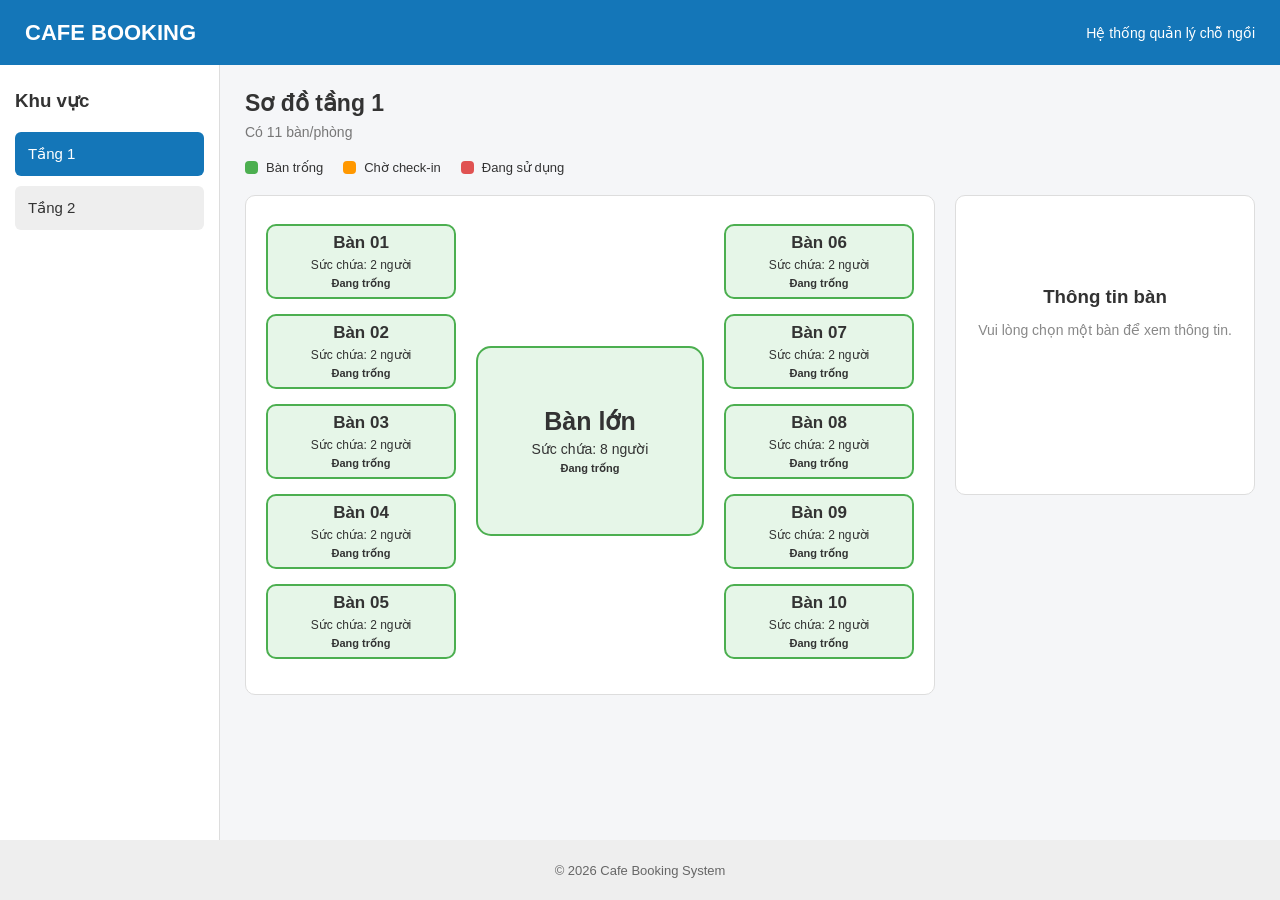
<file: index.html>
<!doctype html>
<html lang="vi">
  <head>
    <meta charset="UTF-8" />
    <meta name="viewport" content="width=device-width, initial-scale=1.0" />
    <title>Quản lý đặt chỗ Cafe</title>
    <link rel="stylesheet" href="css/seats.css" />
  </head>

  <body>
    <!-- HEADER -->
    <header class="header">
      <h2>CAFE BOOKING</h2>
      <span>Hệ thống quản lý chỗ ngồi</span>
    </header>

    <!-- WRAPPER -->
    <div class="wrapper">
      <!-- SIDEBAR -->
      <aside class="sidebar">
        <h3>Khu vực</h3>

        <button class="floor-btn active" data-floor="1">Tầng 1</button>

        <button class="floor-btn" data-floor="2">Tầng 2</button>
      </aside>

      <!-- MAIN CONTENT -->
      <main class="seat-content">
        <!-- TIÊU ĐỀ -->
        <section class="summary">
          <h3 id="floor-title">Sơ đồ tầng 1</h3>
          <p id="floor-summary">Danh sách bàn và phòng</p>
        </section>

        <!-- CHÚ THÍCH TRẠNG THÁI -->
        <section class="legend">
          <div>
            <span class="legend-color available"></span>
            <span>Bàn trống</span>
          </div>

          <div>
            <span class="legend-color waiting"></span>
            <span>Chờ check-in</span>
          </div>

          <div>
            <span class="legend-color occupied"></span>
            <span>Đang sử dụng</span>
          </div>
        </section>

        <!-- KHU VỰC SƠ ĐỒ VÀ THÔNG TIN -->
        <section class="booking-layout">
          <!-- SƠ ĐỒ BÀN -->
          <div class="seat-map" id="seat-map">
            <!-- BỐ CỤC TẦNG 1 -->
            <div class="floor-one-map">
              <!-- CỘT BÀN BÊN TRÁI -->
              <div class="seat-column left-column">
                <!-- JavaScript render bàn tại đây -->
              </div>

              <!-- BÀN LỚN Ở GIỮA -->
              <div class="center-seat">
                <!-- JavaScript render bàn lớn tại đây -->
              </div>

              <!-- CỘT BÀN BÊN PHẢI -->
              <div class="seat-column right-column">
                <!-- JavaScript render bàn tại đây -->
              </div>
            </div>
          </div>

          <!-- THÔNG TIN BÀN -->
          <aside class="seat-detail" id="seat-detail">
            <div class="detail-empty">
              <h3>Thông tin bàn</h3>
              <p>Vui lòng chọn một bàn để xem thông tin.</p>
            </div>
          </aside>
        </section>
      </main>
    </div>

    <!-- TEMPLATE MẪU BÀN -->
    <template id="seat-card-template">
      <div class="seat-card">
        <h4 class="seat-name"></h4>

        <span class="seat-capacity"></span>

        <small class="seat-status"></small>
      </div>
    </template>

    <!-- FOOTER -->
    <footer class="footer">
      <p>© 2026 Cafe Booking System</p>
    </footer>

    <!-- ========================================
         MODAL ĐẶT BÀN 
    ======================================== -->
    <div class="modal-overlay" id="booking-modal">
      <div
        class="modal-content"
        role="dialog"
        aria-modal="true"
        aria-labelledby="modal-title"
      >
        <h3 class="modal-title" id="modal-title">Xác nhận giữ chỗ</h3>
        <p class="modal-table-name" id="selectedTableName"></p>

        <form id="booking-form" onsubmit="handleBookingSubmit(event)">
          <!-- ID bàn được chọn -->
          <input type="hidden" id="selectedTableId" />

          <div class="form-group">
            <label for="customerName">Họ và tên</label>
            <input
              type="text"
              id="customerName"
              name="customerName"
              placeholder="Nguyễn Văn A"
              required
            />
          </div>

          <div class="form-group">
            <label for="customerPhone">Số điện thoại</label>
            <input
              type="tel"
              id="customerPhone"
              name="customerPhone"
              placeholder="0901234567"
              pattern="[0-9]{10}"
              maxlength="10"
              inputmode="numeric"
              title="Số điện thoại gồm đúng 10 chữ số"
              required
            />
          </div>

          <div class="form-group">
            <label for="expectedTime">Giờ dự kiến đến</label>
            <input type="time" id="expectedTime" name="expectedTime" required />
          </div>

          <div class="form-group">
            <label for="packageSelect">Gói giờ học</label>
            <select
              id="packageSelect"
              name="packagePrice"
              onchange="calculateTotal()"
              required
            >
              <option value="">-- Chọn gói giờ học --</option>

              <!-- I. Khách cá nhân -->
              <option value="30000" data-type="individual">
                Cá nhân 3h - 30.000đ
              </option>
              <option value="40000" data-type="individual">
                Cá nhân 4h - 40.000đ
              </option>
              <option value="45000" data-type="individual">
                Cá nhân 5h - 45.000đ
              </option>

              <!-- II. Khách đi theo nhóm (bàn 2 - 4 người) -->
              <option value="75000" data-type="largeTable">
                Nhóm 2h - 75.000đ
              </option>
              <option value="80000" data-type="largeTable">
                Nhóm 4h - 80.000đ
              </option>
              <option value="100000" data-type="largeTable">
                Nhóm 5h - 100.000đ
              </option>
              <option value="79000" data-type="largeTable">
                Nhóm 6h - 79.000đ
              </option>
              <option value="100000" data-type="largeTable">
                Nhóm 7h - 100.000đ
              </option>

              <!-- III. Phòng họp -->
              <option value="200000" data-type="meetingRoom">
                Phòng họp 2h - 200.000đ (kèm nước suối)
              </option>
            </select>
          </div>

          <div class="form-group">
            <label for="drinkSelect">Tùy chọn nước</label>
            <select
              id="drinkSelect"
              name="drinkAddonPrice"
              onchange="calculateTotal()"
            >
              <option value="0">Tự pha - 0đ</option>
              <option value="10000">Nước pha sẵn - cộng thêm 10.000đ</option>
            </select>
            <small class="drink-note" id="drinkNote"></small>
          </div>

          <div class="total-box">
            Tổng thanh toán dự kiến:
            <strong><span id="totalPrice">0</span> VNĐ</strong>
          </div>

          <div class="modal-actions">
            <button type="button" class="btn btn-cancel" onclick="closeModal()">
              Hủy bỏ
            </button>
            <button type="submit" class="btn btn-confirm">
              Xác nhận đặt bàn
            </button>
          </div>
        </form>
      </div>
    </div>

    <!-- JAVASCRIPT -->
    <script src="js/seats.js"></script>
  </body>
</html>
</file>
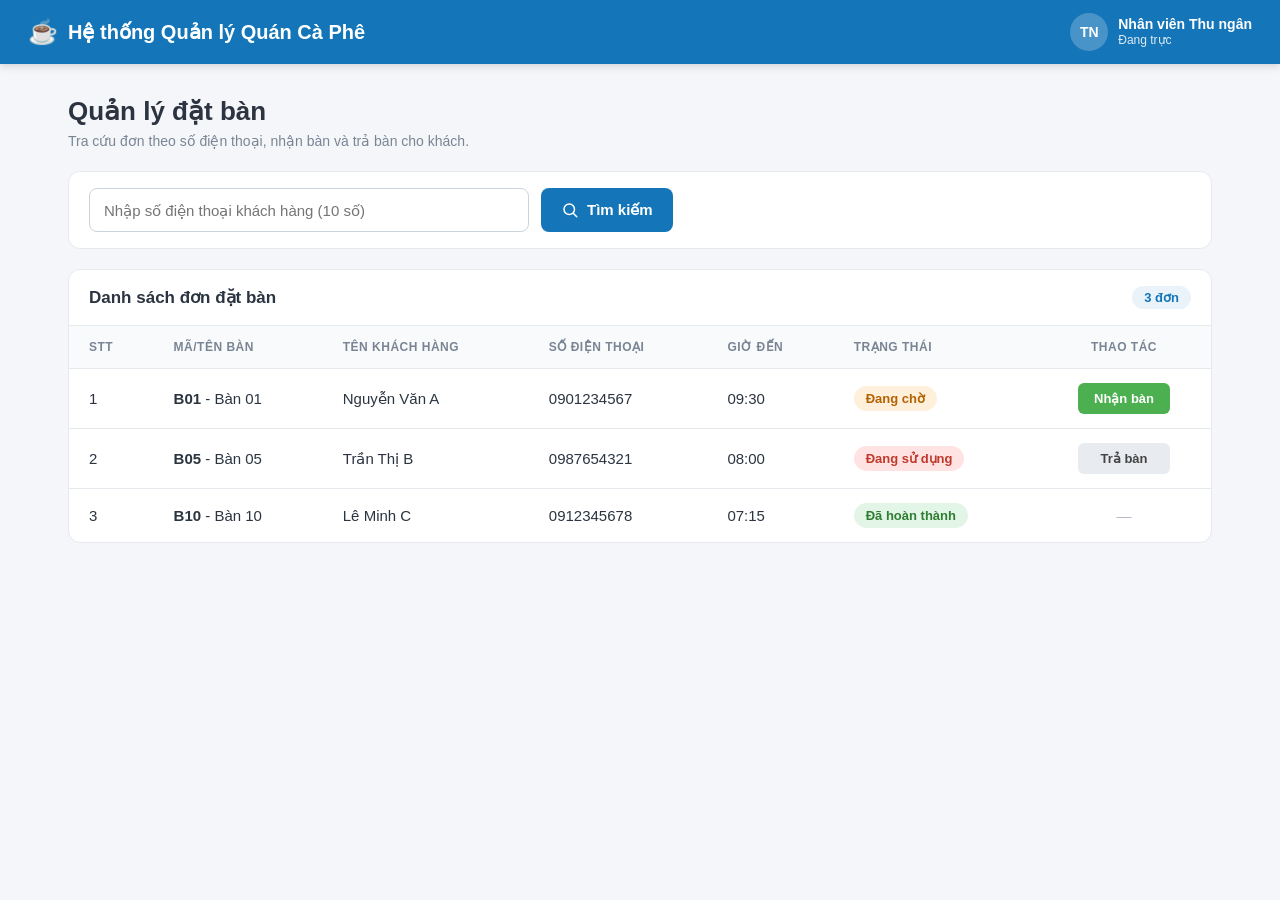
<file: staff.html>
<!doctype html>
<html lang="vi">
  <head>
    <meta charset="UTF-8" />
    <meta name="viewport" content="width=device-width, initial-scale=1.0" />
    <title>Quản lý nhân viên - Cafe Booking</title>
    <link rel="stylesheet" href="css/staff.css" />
  </head>

  <body>
    <!-- ========== NAVBAR ========== -->
    <header class="staff-navbar">
      <div class="navbar-brand">
        <span class="navbar-logo">☕</span>
        <h1>Hệ thống Quản lý Quán Cà Phê</h1>
      </div>

      <div class="navbar-user">
        <span class="user-avatar">TN</span>
        <div class="user-info">
          <strong>Nhân viên Thu ngân</strong>
          <small>Đang trực</small>
        </div>
      </div>
    </header>

    <!-- ========== NỘI DUNG CHÍNH ========== -->
    <main class="staff-main">
      <div class="page-heading">
        <h2>Quản lý đặt bàn</h2>
        <p>Tra cứu đơn theo số điện thoại, nhận bàn và trả bàn cho khách.</p>
      </div>

      <!-- THANH TÌM KIẾM -->
      <section class="toolbar">
        <form class="search-form" role="search">
          <label class="visually-hidden" for="searchPhone"
            >Số điện thoại khách hàng</label
          >

          <input
            type="tel"
            id="searchPhone"
            class="search-input"
            placeholder="Nhập số điện thoại khách hàng (10 số)"
            pattern="[0-9]{10}"
            maxlength="10"
            inputmode="numeric"
          />

          <button type="submit" class="btn-search">
            <svg
              class="icon"
              viewBox="0 0 24 24"
              width="18"
              height="18"
              fill="none"
              stroke="currentColor"
              stroke-width="2"
              stroke-linecap="round"
              stroke-linejoin="round"
              aria-hidden="true"
            >
              <circle cx="11" cy="11" r="7"></circle>
              <line x1="21" y1="21" x2="16.65" y2="16.65"></line>
            </svg>
            <span>Tìm kiếm</span>
          </button>
        </form>
      </section>

      <!-- BẢNG DỮ LIỆU -->
      <section class="table-card">
        <div class="table-card-header">
          <h3>Danh sách đơn đặt bàn</h3>
          <span class="table-count">3 đơn</span>
        </div>

        <div class="table-container">
          <table class="booking-table">
            <thead>
              <tr>
                <th>STT</th>
                <th>Mã/Tên Bàn</th>
                <th>Tên Khách Hàng</th>
                <th>Số Điện Thoại</th>
                <th>Giờ Đến</th>
                <th>Trạng Thái</th>
                <th class="col-action">Thao Tác</th>
              </tr>
            </thead>

            <tbody>
              <!-- Dòng 1: khách chưa đến -->
              <tr>
                <td>1</td>
                <td><strong>B01</strong> - Bàn 01</td>
                <td>Nguyễn Văn A</td>
                <td>0901234567</td>
                <td>09:30</td>
                <td>
                  <span class="status-badge status-waiting">Đang chờ</span>
                </td>
                <td class="col-action">
                  <button type="button" class="btn-action btn-checkin">
                    Nhận bàn
                  </button>
                </td>
              </tr>

              <!-- Dòng 2: khách đang ngồi -->
              <tr>
                <td>2</td>
                <td><strong>B05</strong> - Bàn 05</td>
                <td>Trần Thị B</td>
                <td>0987654321</td>
                <td>08:00</td>
                <td>
                  <span class="status-badge status-occupied">Đang sử dụng</span>
                </td>
                <td class="col-action">
                  <button type="button" class="btn-action btn-checkout">
                    Trả bàn
                  </button>
                </td>
              </tr>

              <!-- Dòng 3: khách đã về -->
              <tr>
                <td>3</td>
                <td><strong>B10</strong> - Bàn 10</td>
                <td>Lê Minh C</td>
                <td>0912345678</td>
                <td>07:15</td>
                <td>
                  <span class="status-badge status-done">Đã hoàn thành</span>
                </td>
                <td class="col-action">
                  <span class="no-action">—</span>
                </td>
              </tr>
            </tbody>
          </table>
        </div>
      </section>
    </main>
  </body>
</html>
</file>
<file: css/seats.css>
/* =========================
   1. RESET & GLOBAL
========================= */

* {
  margin: 0;
  padding: 0;
  box-sizing: border-box;
}

body {
  font-family: Arial, sans-serif;
  background-color: #f5f6f8;
  color: #333;
  min-height: 100vh;
}

/* =========================
   2. HEADER
========================= */

.header {
  height: 65px;
  background-color: #1476b8;
  color: white;

  display: flex;
  align-items: center;
  justify-content: space-between;

  padding: 0 25px;
}

.header h2 {
  font-size: 22px;
}

.header span {
  font-size: 14px;
}

/* =========================
   3. WRAPPER
========================= */

.wrapper {
  display: flex;
  width: 100%;
  min-height: calc(100vh - 125px);
}

/* =========================
   4. SIDEBAR
========================= */

.sidebar {
  width: 220px;
  flex-shrink: 0;

  background-color: #fff;
  padding: 25px 15px;

  border-right: 1px solid #ddd;
}

.sidebar h3 {
  margin-bottom: 20px;
}

.floor-btn {
  width: 100%;
  padding: 13px;
  margin-bottom: 10px;

  border: none;
  border-radius: 6px;

  background-color: #eee;
  color: #333;

  font-size: 15px;
  cursor: pointer;
  text-align: left;
}

.floor-btn:hover {
  background-color: #dceaf5;
}

.floor-btn.active {
  background-color: #1476b8;
  color: white;
}

/* =========================
   5. MAIN CONTENT
========================= */

.seat-content {
  flex: 1;
  min-width: 0;
  padding: 25px;
}

.summary {
  margin-bottom: 20px;
}

.summary h3 {
  font-size: 23px;
  margin-bottom: 7px;
}

.summary p {
  color: #777;
  font-size: 14px;
}

/* =========================
   6. LEGEND
========================= */

.legend {
  display: flex;
  flex-wrap: wrap;
  gap: 20px;
  margin-bottom: 20px;
}

.legend div {
  display: flex;
  align-items: center;
  gap: 8px;
  font-size: 13px;
}

.legend-color {
  width: 13px;
  height: 13px;
  border-radius: 4px;
}

.legend-color.available {
  background-color: #3989d6;
}

.legend-color.waiting {
  background-color: #e9b949;
}

.legend-color.occupied {
  background-color: #e05252;
}

/* =========================
   7. BOOKING LAYOUT
========================= */

.booking-layout {
  display: grid;
  grid-template-columns: minmax(0, 1fr) 300px;
  gap: 20px;
  align-items: start;
}

/* =========================
   8. SEAT MAP
========================= */

.seat-map {
  width: 100%;
  min-width: 0;
  min-height: 500px;

  background-color: white;

  border: 1px solid #ddd;
  border-radius: 10px;

  padding: 20px;
}

/* =========================
   9. SEAT DETAIL
========================= */

.seat-detail {
  min-width: 0;
  min-height: 300px;

  background-color: white;

  border: 1px solid #ddd;
  border-radius: 10px;

  padding: 20px;
  overflow-wrap: anywhere;
}

.detail-empty {
  text-align: center;
  padding-top: 70px;
}

.detail-empty h3 {
  margin-bottom: 12px;
}

.detail-empty p {
  color: #888;
  font-size: 14px;
  line-height: 1.5;
}

/* =========================
   10. FOOTER
========================= */

.footer {
  min-height: 60px;

  background-color: #eee;

  display: flex;
  justify-content: center;
  align-items: center;

  color: #666;
  font-size: 13px;
}

/* =========================
   11. FLOOR ONE MAP
========================= */

.floor-one-map {
  display: grid;

  grid-template-columns: 1fr 1.2fr 1fr;

  gap: 20px;
  min-height: 450px;

  align-items: center;
}

.seat-column {
  display: flex;
  flex-direction: column;
  gap: 15px;
}

/* =========================
   12. SEAT CARD
========================= */

.seat-card {
  width: 100%;
  min-height: 75px;

  border: 2px solid transparent;
  border-radius: 10px;

  display: flex;
  flex-direction: column;

  justify-content: center;
  align-items: center;

  gap: 5px;

  color: #333;

  cursor: pointer;
  transition: 0.2s;
}

.seat-card h4 {
  font-size: 17px;
}

.seat-card span {
  font-size: 12px;
}

.seat-card small {
  font-size: 11px;
  font-weight: bold;
}

/* =========================
   13. SEAT STATUS COLORS
========================= */

/* Bàn đang trống */

.seat-card.available {
  background-color: #e3f1ff;
  border-color: #3989d6;
}

/* Bàn đang chờ check-in */

.seat-card.waiting {
  background-color: #fff4d6;
  border-color: #e9b949;
}

/* Bàn đang sử dụng */

.seat-card.occupied {
  background-color: #ffe3e3;
  border-color: #e05252;
}

/* =========================
   14. SEAT CARD HOVER
========================= */

.seat-card:hover {
  transform: translateY(-3px);

  box-shadow: 0 4px 12px rgba(0, 0, 0, 0.12);
}

/* =========================
   15. LARGE TABLE
========================= */

.center-seat {
  display: flex;
  justify-content: center;
  align-items: center;
}

.seat-card.large-table {
  width: 100%;
  min-height: 190px;
  border-radius: 15px;
}

.seat-card.large-table h4 {
  font-size: 25px;
}

.seat-card.large-table span {
  font-size: 14px;
}

/* =========================
   16. FLOOR TWO MAP
========================= */

.floor-two-map {
  width: 100%;
  min-height: 350px;
  padding: 20px;
}

.meeting-room-list {
  display: grid;

  grid-template-columns: repeat(2, minmax(0, 1fr));

  gap: 20px;
}

.meeting-room {
  min-height: 150px;
  border-radius: 12px;
}

/* =========================
   17. RESPONSIVE - TABLET
========================= */

@media (max-width: 900px) {
  .booking-layout {
    grid-template-columns: 1fr;
  }

  .seat-detail {
    min-height: 200px;
  }
}

/* =========================
   18. RESPONSIVE - SMALL SCREEN
========================= */

@media (max-width: 700px) {
  .floor-one-map {
    grid-template-columns: 1fr 1fr;
    gap: 12px;
  }

  .center-seat {
    grid-column: 1 / -1;
    grid-row: 1;
  }

  .seat-card.large-table {
    min-height: 120px;
  }

  .seat-map {
    padding: 12px;
  }

  .meeting-room-list {
    grid-template-columns: 1fr;
  }
}

/* =========================
   19. RESPONSIVE - MOBILE
========================= */

@media (max-width: 600px) {
  .header {
    padding: 0 15px;
  }

  .header h2 {
    font-size: 18px;
  }

  .header span {
    display: none;
  }

  .wrapper {
    flex-direction: column;
  }

  .sidebar {
    width: 100%;
    padding: 15px;

    border-right: none;
    border-bottom: 1px solid #ddd;
  }

  .floor-btn {
    width: auto;
    min-width: 100px;
    margin-right: 8px;
  }

  .seat-content {
    padding: 15px;
  }

  .meeting-room-list {
    grid-template-columns: 1fr;
  }
}

/* =========================
   20. MODAL ĐẶT BÀN
========================= */

.modal-overlay {
  display: none; /* JS đổi thành flex khi mở */
  position: fixed;
  top: 0;
  left: 0;
  width: 100%;
  height: 100%;

  background-color: rgba(0, 0, 0, 0.6);
  z-index: 9999;

  justify-content: center;
  align-items: center;

  padding: 15px;
}

.modal-content {
  width: 100%;
  max-width: 440px;
  max-height: 92vh;
  overflow-y: auto;

  background-color: #fff;
  border-radius: 12px;
  padding: 24px;

  box-shadow: 0 10px 30px rgba(0, 0, 0, 0.25);

  animation: slideDown 0.3s ease-out;
}

@keyframes slideDown {
  from {
    opacity: 0;
    transform: translateY(-40px);
  }

  to {
    opacity: 1;
    transform: translateY(0);
  }
}

.modal-title {
  font-size: 21px;
  margin-bottom: 6px;
}

.modal-table-name {
  font-size: 16px;
  font-weight: bold;
  color: #1476b8;
  margin-bottom: 18px;
}

/* ---- Form ---- */

.form-group {
  margin-bottom: 14px;
}

.form-group label {
  display: block;
  margin-bottom: 6px;

  font-size: 14px;
  font-weight: bold;
  color: #444;
}

.form-group input,
.form-group select {
  width: 100%;
  padding: 10px 12px;

  border: 1px solid #ccc;
  border-radius: 6px;

  background-color: #fff;
  font-size: 15px;
  font-family: inherit;
  color: #333;
}

.form-group input:focus,
.form-group select:focus {
  outline: none;
  border-color: #1476b8;
  box-shadow: 0 0 0 3px rgba(20, 118, 184, 0.15);
}

.form-group input[type="text"]:invalid:not(:placeholder-shown),
.form-group input[type="tel"]:invalid:not(:placeholder-shown) {
  border-color: #e05252;
}

/* ---- Tổng tiền ---- */

.total-box {
  margin: 18px 0;
  padding: 12px 14px;

  background-color: #f1f8f1;
  border: 1px dashed #4caf50;
  border-radius: 8px;

  font-size: 15px;
}

.total-box strong {
  color: #2e7d32;
  font-size: 18px;
}

/* ---- Nút bấm ---- */

.modal-actions {
  display: flex;
  gap: 10px;
}

.btn {
  flex: 1;
  padding: 12px;

  border: none;
  border-radius: 6px;

  font-size: 15px;
  font-weight: bold;
  cursor: pointer;

  transition: 0.2s;
}

.btn-confirm {
  background-color: #4caf50;
  color: #fff;
}

.btn-confirm:hover {
  background-color: #43a047;
}

.btn-cancel {
  background-color: #9e9e9e;
  color: #fff;
}

.btn-cancel:hover {
  background-color: #888;
}

@media (max-width: 480px) {
  .modal-content {
    padding: 18px;
  }

  .modal-actions {
    flex-direction: column-reverse;
  }
}

.drink-note {
  display: none;
  margin-top: 6px;
  font-size: 12px;
  color: #2e7d32;
}

/* =========================
   21. TRẠNG THÁI BÀN (MÀU XANH LÁ / CAM / ĐỎ)
========================= */

.seat-card.available {
  background-color: #e6f6e8;
  border-color: #4caf50;
}

.seat-card.waiting {
  background-color: #fff0dc;
  border-color: #ff9800;
}

.seat-card.occupied {
  background-color: #ffe3e3;
  border-color: #e05252;
}

/* Chấm màu trong phần chú thích (legend) cho khớp */
.legend-color.available {
  background-color: #4caf50;
}
.legend-color.waiting {
  background-color: #ff9800;
}
.legend-color.occupied {
  background-color: #e05252;
}

/* Vô hiệu hóa click + làm mờ (gắn cho bàn Cam / Đỏ) */
.seat-card.seat-disabled {
  pointer-events: none;
  opacity: 0.6;
}

/* Tên khách hiển thị trong ô bàn */
.seat-card .seat-customer {
  font-weight: normal;
  color: #8a5300;
}
</file>
<file: css/staff.css>
/* =========================
   1. BIẾN MÀU + RESET
========================= */

:root {
  --primary: #1476b8;
  --primary-dark: #0f5f96;

  --bg-page: #f4f6f9;
  --bg-card: #ffffff;
  --border: #e6e9ee;
  --text: #2b3440;
  --text-muted: #7a8594;

  --orange-bg: #fff0dc;
  --orange-text: #b36200;
  --red-bg: #ffe3e3;
  --red-text: #c0392b;
  --green-bg: #e3f5e6;
  --green-text: #2e7d32;
}

* {
  margin: 0;
  padding: 0;
  box-sizing: border-box;
}

body {
  font-family: "Segoe UI", Roboto, Arial, sans-serif;
  background-color: var(--bg-page);
  color: var(--text);
  min-height: 100vh;
}

.visually-hidden {
  position: absolute;
  width: 1px;
  height: 1px;
  overflow: hidden;
  clip: rect(0 0 0 0);
  white-space: nowrap;
}

/* =========================
   2. NAVBAR
========================= */

.staff-navbar {
  position: sticky;
  top: 0;
  z-index: 10;

  display: flex;
  justify-content: space-between;
  align-items: center;
  gap: 16px;

  min-height: 64px;
  padding: 10px 28px;

  background-color: var(--primary);
  color: #fff;

  box-shadow: 0 2px 8px rgba(0, 0, 0, 0.15);
}

.navbar-brand {
  display: flex;
  align-items: center;
  gap: 10px;
}

.navbar-logo {
  font-size: 24px;
}

.navbar-brand h1 {
  font-size: 20px;
  font-weight: 600;
}

.navbar-user {
  display: flex;
  align-items: center;
  gap: 10px;
}

.user-avatar {
  width: 38px;
  height: 38px;

  display: flex;
  justify-content: center;
  align-items: center;

  border-radius: 50%;
  background-color: rgba(255, 255, 255, 0.22);

  font-size: 14px;
  font-weight: bold;
}

.user-info {
  display: flex;
  flex-direction: column;
  line-height: 1.3;
}

.user-info strong {
  font-size: 14px;
}

.user-info small {
  font-size: 12px;
  opacity: 0.85;
}

/* =========================
   3. MAIN CONTENT
========================= */

.staff-main {
  max-width: 1200px;
  margin: 0 auto;
  padding: 32px 28px 48px;
}

.page-heading {
  margin-bottom: 22px;
}

.page-heading h2 {
  font-size: 26px;
  margin-bottom: 6px;
}

.page-heading p {
  font-size: 14px;
  color: var(--text-muted);
}

/* =========================
   4. TOOLBAR TÌM KIẾM
========================= */

.toolbar {
  margin-bottom: 20px;
  padding: 16px 20px;

  background-color: var(--bg-card);
  border: 1px solid var(--border);
  border-radius: 12px;
}

.search-form {
  display: flex;
  align-items: center;
  gap: 12px;
}

.search-input {
  flex: 1;
  min-width: 0;
  max-width: 440px;
  height: 44px;

  padding: 0 14px;

  border: 1px solid #ccd3dc;
  border-radius: 8px;

  font-size: 15px;
  font-family: inherit;
  color: var(--text);
  background-color: #fff;
}

.search-input:focus {
  outline: none;
  border-color: var(--primary);
  box-shadow: 0 0 0 3px rgba(20, 118, 184, 0.15);
}

.btn-search {
  display: inline-flex;
  align-items: center;
  gap: 8px;

  height: 44px;
  padding: 0 20px;

  border: none;
  border-radius: 8px;

  background-color: var(--primary);
  color: #fff;

  font-size: 15px;
  font-weight: 600;
  font-family: inherit;
  cursor: pointer;

  transition: background-color 0.2s;
}

.btn-search:hover {
  background-color: var(--primary-dark);
}

/* =========================
   5. KHUNG BẢNG
========================= */

.table-card {
  background-color: var(--bg-card);
  border: 1px solid var(--border);
  border-radius: 12px;
  overflow: hidden;
}

.table-card-header {
  display: flex;
  justify-content: space-between;
  align-items: center;

  padding: 16px 20px;
  border-bottom: 1px solid var(--border);
}

.table-card-header h3 {
  font-size: 17px;
}

.table-count {
  padding: 4px 12px;

  border-radius: 999px;
  background-color: #eaf3fa;
  color: var(--primary);

  font-size: 13px;
  font-weight: 600;
}

/* Cuộn ngang khi màn hình nhỏ */
.table-container {
  width: 100%;
  overflow-x: auto;
}

/* =========================
   6. BẢNG DỮ LIỆU
========================= */

.booking-table {
  width: 100%;
  min-width: 780px;
  border-collapse: collapse;
}

.booking-table th,
.booking-table td {
  padding: 14px 20px;
  text-align: left;
  white-space: nowrap;
}

.booking-table thead th {
  background-color: #f8fafc;
  color: var(--text-muted);

  font-size: 12px;
  font-weight: 700;
  text-transform: uppercase;
  letter-spacing: 0.5px;

  border-bottom: 1px solid var(--border);
}

.booking-table tbody td {
  font-size: 15px;
  border-bottom: 1px solid var(--border);
}

.booking-table tbody tr:last-child td {
  border-bottom: none;
}

.booking-table tbody tr {
  transition: background-color 0.15s;
}

.booking-table tbody tr:hover {
  background-color: #eaf3fb;
}

.col-action {
  text-align: center !important;
}

.no-action {
  color: #b5bcc7;
}

/* =========================
   7. BADGE TRẠNG THÁI
========================= */

.status-badge {
  display: inline-block;
  padding: 5px 12px;

  border-radius: 999px;

  font-size: 13px;
  font-weight: 600;
}

.status-waiting {
  background-color: var(--orange-bg);
  color: var(--orange-text);
}

.status-occupied {
  background-color: var(--red-bg);
  color: var(--red-text);
}

.status-done {
  background-color: var(--green-bg);
  color: var(--green-text);
}

/* =========================
   8. NÚT THAO TÁC TRONG BẢNG
========================= */

.btn-action {
  min-width: 92px;
  padding: 8px 14px;

  border: none;
  border-radius: 6px;

  font-size: 13px;
  font-weight: 600;
  font-family: inherit;
  cursor: pointer;

  transition: background-color 0.2s;
}

.btn-checkin {
  background-color: #4caf50;
  color: #fff;
}

.btn-checkin:hover {
  background-color: #43a047;
}

.btn-checkout {
  background-color: #e8ebef;
  color: #444;
}

.btn-checkout:hover {
  background-color: #d8dce2;
}

/* =========================
   9. RESPONSIVE
========================= */

/* Máy tính bảng */
@media (max-width: 900px) {
  .staff-navbar {
    padding: 10px 20px;
  }

  .staff-main {
    padding: 24px 20px 40px;
  }

  .search-input {
    max-width: none;
  }

  /* Thu gọn bảng để thấy đủ cột Thao tác trên máy tính bảng */
  .booking-table {
    min-width: 680px;
  }

  .booking-table th,
  .booking-table td {
    padding: 12px 8px;
  }

  .booking-table tbody td {
    font-size: 14px;
  }
}

/* Điện thoại */
@media (max-width: 600px) {
  .navbar-brand h1 {
    font-size: 16px;
  }

  .user-info small {
    display: none;
  }

  .staff-main {
    padding: 18px 14px 32px;
  }

  .page-heading h2 {
    font-size: 22px;
  }

  .search-form {
    flex-direction: column;
    align-items: stretch;
  }

  .search-input {
    flex: none;
    width: 100%;
  }

  .btn-search {
    justify-content: center;
  }
}
</file>
